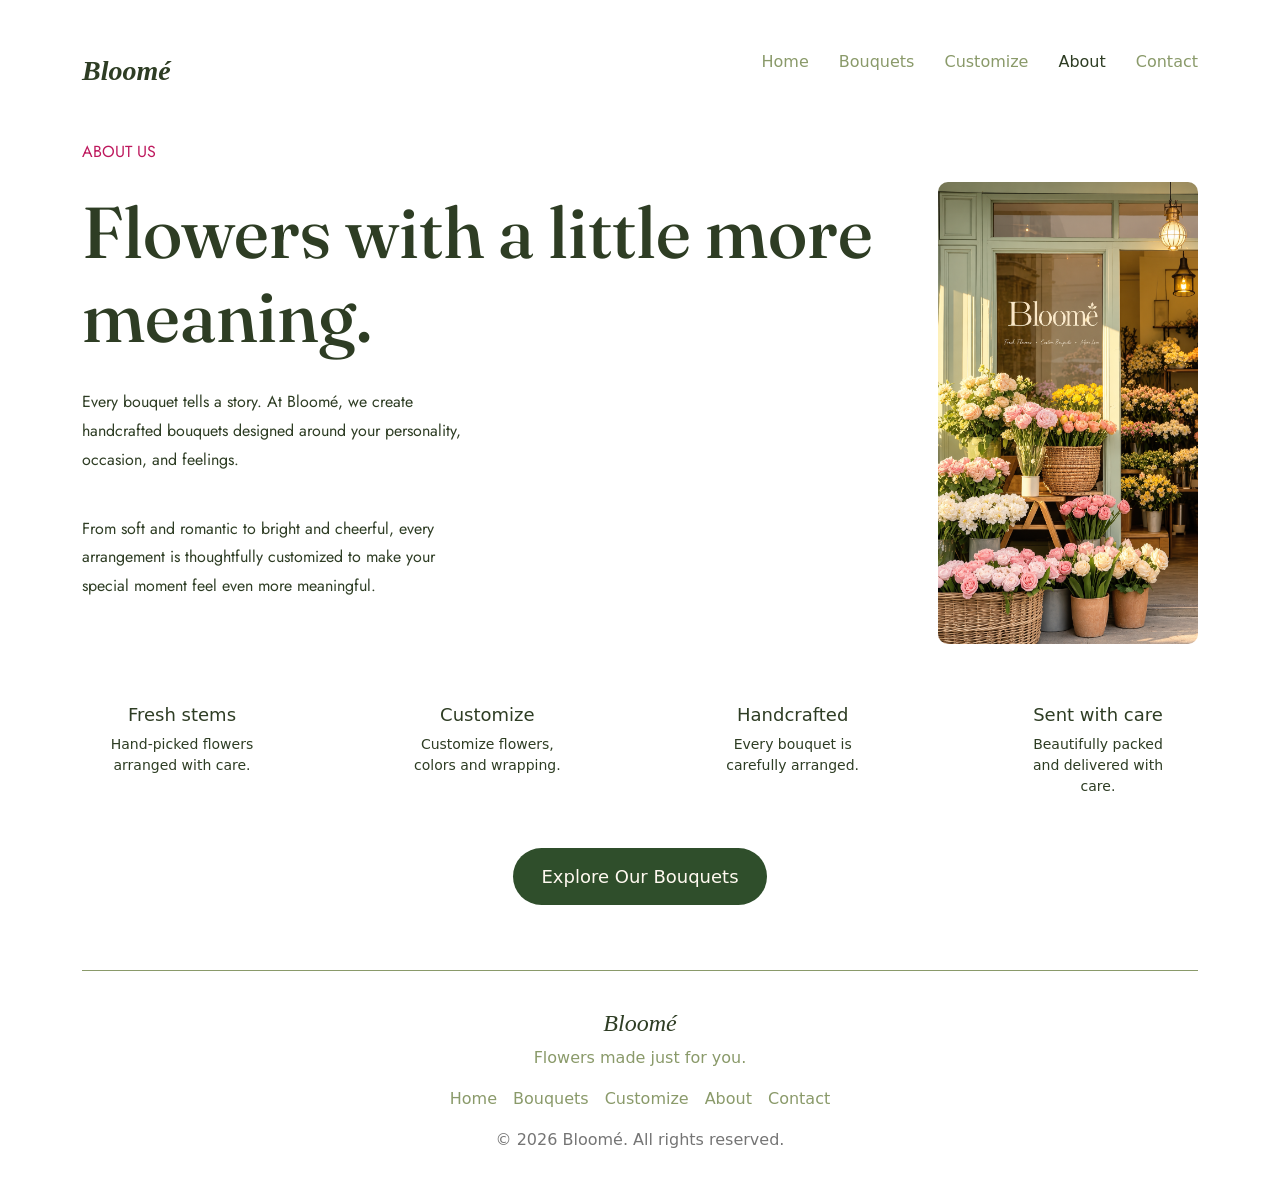
<file: about.html>
<!DOCTYPE html>
<html lang="en">
<head>
    <meta charset="UTF-8">
    <meta name="viewport" content="width=device-width, initial-scale=1.0">
    <title>Bloomé-About</title>
    <link rel="stylesheet" href="css/about.css">
    <link rel="stylesheet" href="https://cdn.jsdelivr.net/npm/bootstrap@5.3.8/dist/css/bootstrap.min.css">
    <link rel="preconnect" href="https://fonts.googleapis.com" />
    <link rel="preconnect" href="https://fonts.gstatic.com" crossorigin />
    <link href="https://fonts.googleapis.com/css2?family=Fraunces:ital,wght@0,400;0,500;0,600;1,400;1,500&family=Jost:wght@300;400;500;600&display=swap" rel="stylesheet" />
</head>
<body>
    <div class="container">
        <div class="nav-bar">
            <div class="logo">Bloomé</div>
            <div class="left-nav"><ul><li><a href="index.html">Home</a></li>
            <li><a href="bouquets.html">Bouquets</a></li>
            <li><a href="customize.html">Customize</a></li>
            <li><a href="about.html" style="color: #2e3d24;">About</a></li>
            <li><a href="contact.html">Contact</a></li></ul>
           </div>
        </div>
        <div class="aboutmain">
        <div class="aboutusinfo">
            <h5>ABOUT US</h5>
            <h1>Flowers with a little more meaning.</h1>
            <p>Every bouquet tells a story. At Bloomé,
               we create handcrafted bouquets designed around your personality, 
               occasion, and feelings.</p>

               <br>
            <p>From soft and romantic to bright and cheerful, 
                every arrangement is thoughtfully customized to make your special
                moment feel even more meaningful.</p>
        </div>
        <div class="sideimg"><img src="images/shop.png" class="sideimg"  style="border-radius: 30px;"></div>
        </div>

        <section class="why">
            <div class="reasons">
            <div class="reason">
                    <h4>Fresh stems</h4>
                    <p>Hand-picked flowers arranged with care.</p>
                </div>
                <div class="reason">
                    <h4>Customize</h4>
                    <p>Customize flowers, colors and wrapping.</p>
                </div>
                <div class="reason">
                    <h4>Handcrafted</h4>
                    <p>Every bouquet is carefully arranged.</p>
                </div>
                <div class="reason">
                    <h4>Sent with care</h4>
                    <p>Beautifully packed and delivered with care.</p>
                </div>
                </div>
        </section>

        <div class="explore-aboutbtn"><a href="bouquets.html">Explore Our Bouquets</a></div>
           
    <div class="line"></div>

         <footer>
            <div class="footer-logo">Bloomé</div>
            <p class="tagline">Flowers made just for you.</p>
            <div class="footer-info">
                <div class="footer-list"><a href="index.html">Home</a></div>
                <div class="footer-list"><a href="bouquets.html">Bouquets</a></div>
                <div class="footer-list"><a href="customize.html">Customize</a></div>
                <div class="footer-list"><a href="about.html">About</a></div>
                <div class="footer-list"><a href="contact.html">Contact</a></div>
            </div>
            <div class="copyright">© 2026 Bloomé. All rights reserved.</div>
        </footer>
    </div>

<link rel="stylesheet" href="https://cdn.jsdelivr.net/npm/bootstrap@5.3.8/dist/js/bootstrap.bundle.min.js">   
</body>
</html>
</file>
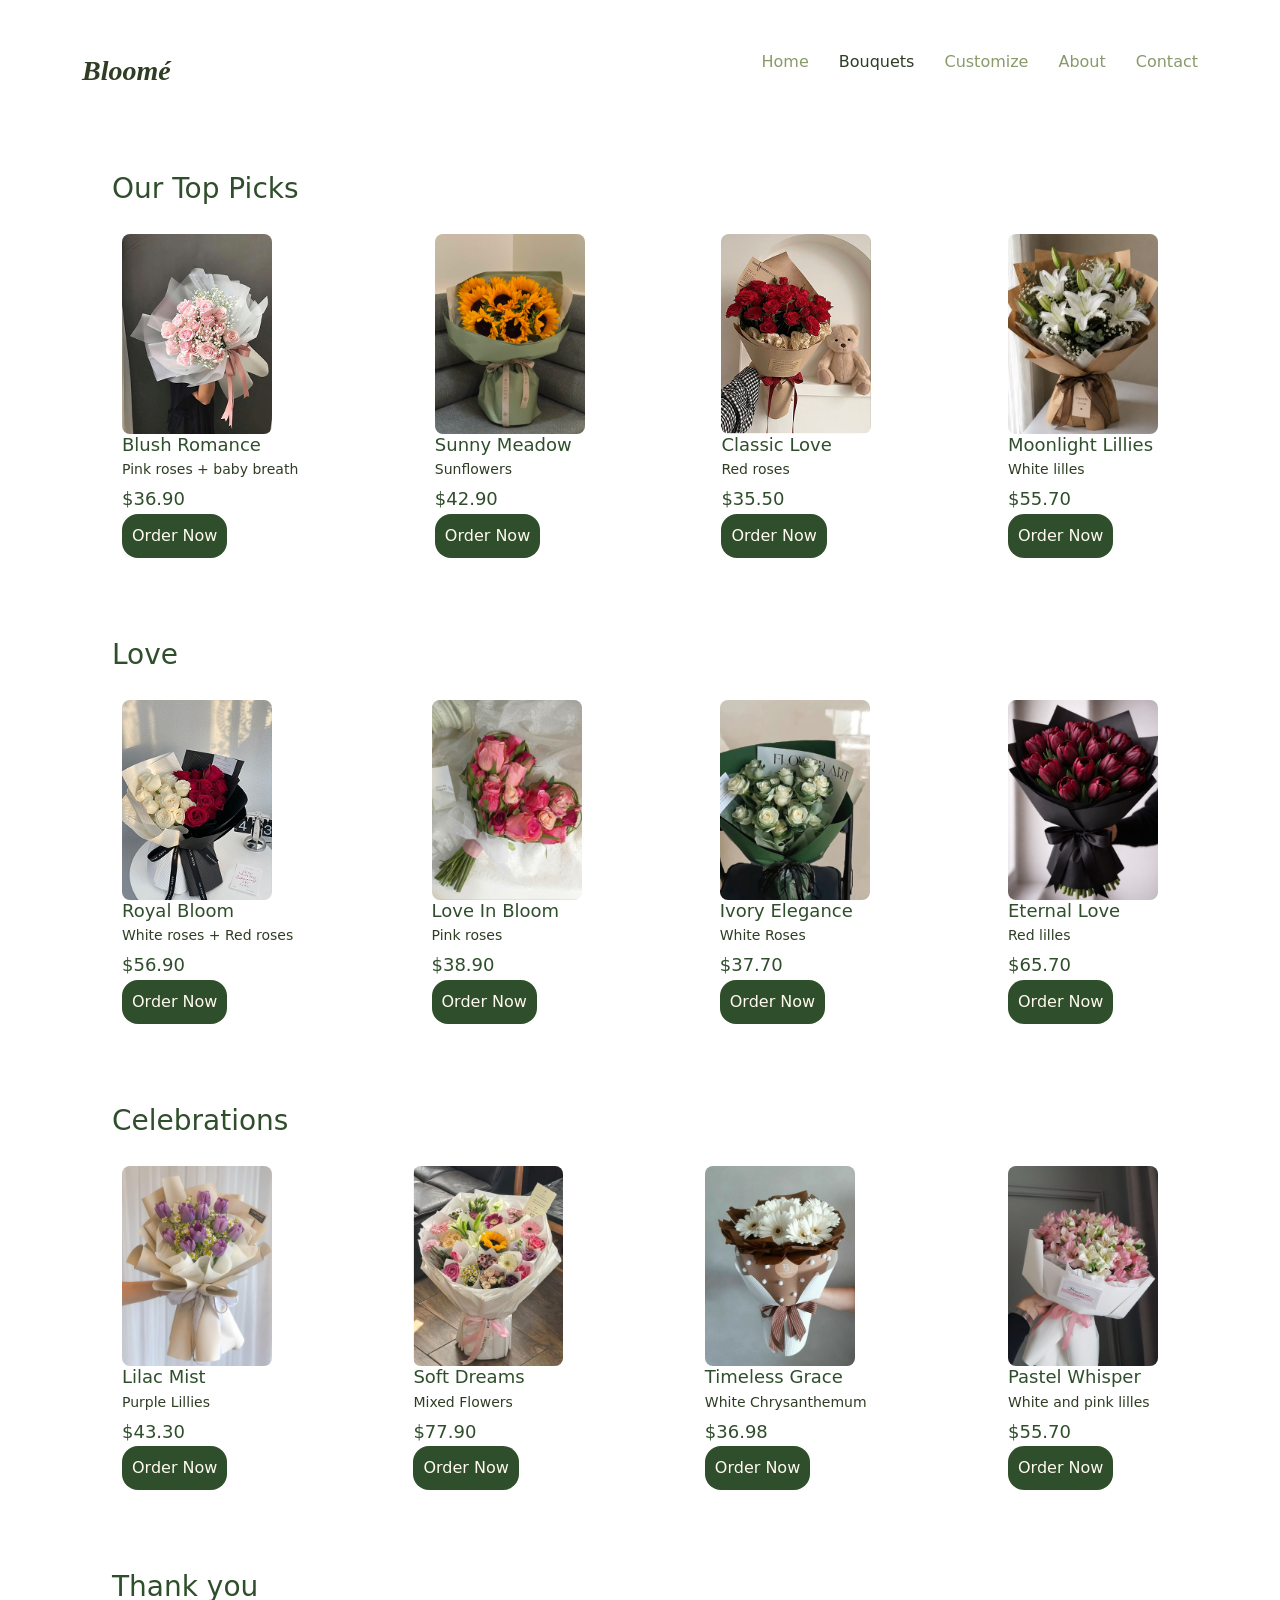
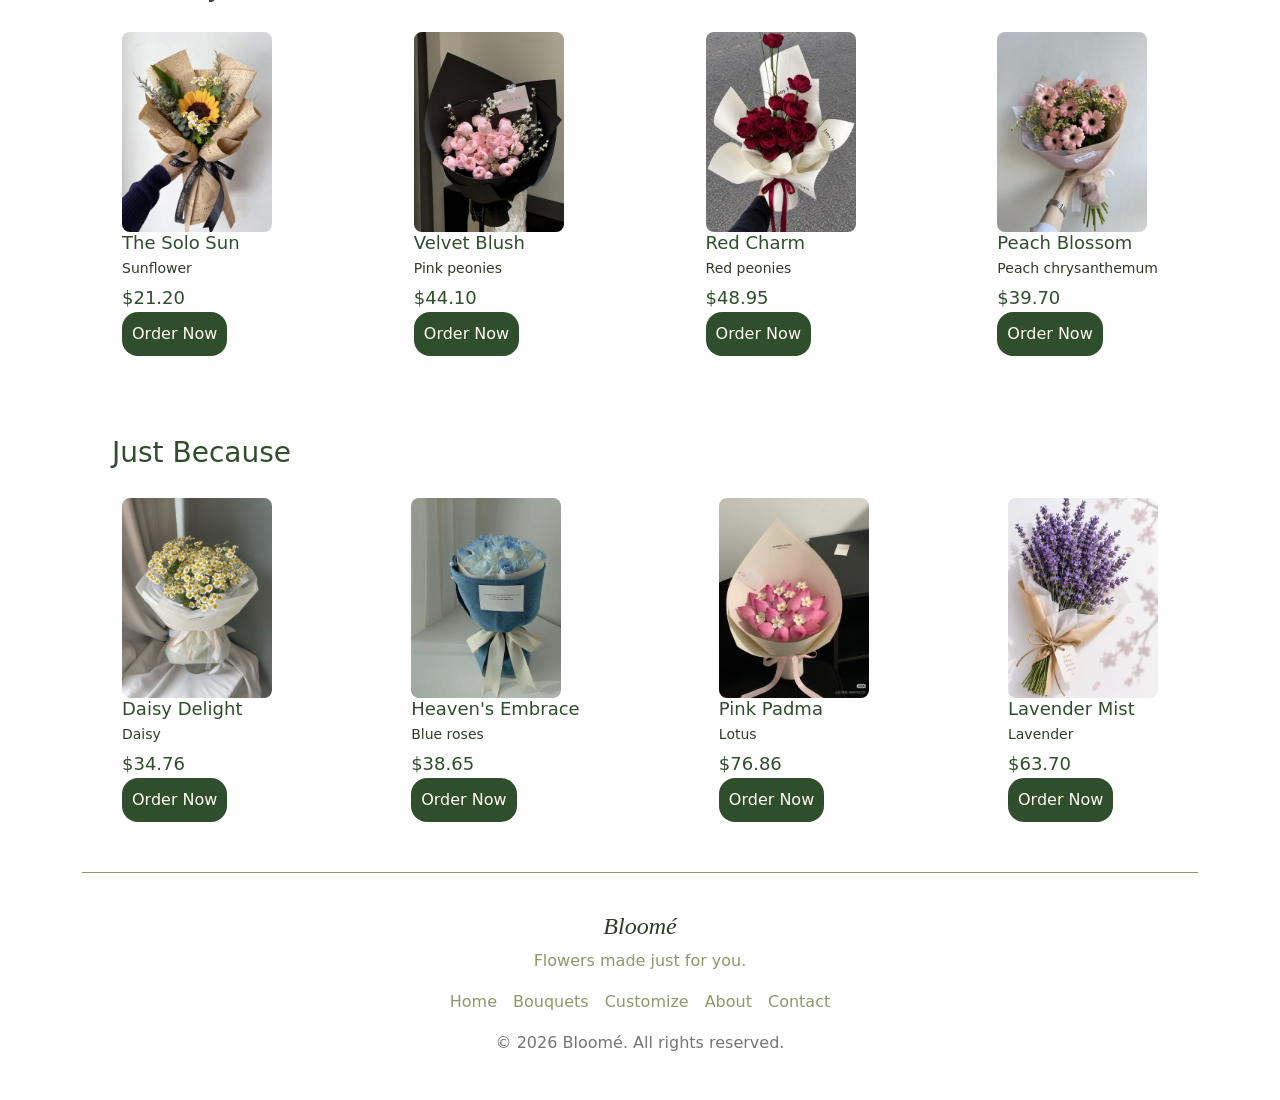
<file: bouquets.html>
<!DOCTYPE html>
<html lang="en">
<head>
    <meta charset="UTF-8">
    <meta name="viewport" content="width=device-width, initial-scale=1.0">
    <title>Bloomé-Explore Bouquets</title>
    <link rel="stylesheet" href="css/bouquets.css">
    <link rel="stylesheet" href="https://cdn.jsdelivr.net/npm/bootstrap@5.3.8/dist/css/bootstrap.min.css">
</head>
<body>
    <div class="container">
       <div class="nav-bar">
            <div class="logo">Bloomé</div>
            <div class="left-nav"><ul><li><a href="index.html">Home</a></li>
            <li><a href="bouquets.html"  style="color: #2e3d24;">Bouquets</a></li>
            <li><a href="customize.html">Customize</a></li>
            <li><a href="about.html">About</a></li>
            <li><a href="contact.html">Contact</a></li></ul>
           </div>
        </div>

         <section class="top-picks">
            <h2>Our Top Picks</h2>
            <div class="bouquets">
                <div class="bouquet">
                    <img src="images/blush.png" class="bouquet-img" width="150px">
                    <h4>Blush Romance</h4>
                    <p>Pink roses + baby breath</p>
                    <h4>$36.90</h4>
                    <button class="buy">Order Now</button>
                </div>
                   <div class="bouquet">
                    <img src="images/sun meadow.png" class="bouquet-img" width="150px">
                    <h4>Sunny Meadow</h4>
                    <p>Sunflowers</p>
                    <h4>$42.90</h4>
                    <button class="buy">Order Now</button>
                </div>
                   <div class="bouquet">
                    <img src="images/classic love.png" class="bouquet-img" width="150px">
                    <h4>Classic Love</h4>
                    <p>Red roses</p>
                    <h4>$35.50</h4>
                    <button class="buy">Order Now</button>
                </div>
                   <div class="bouquet">
                    <img src="images/moonlight lillies.png" class="bouquet-img" width="150px">
                    <h4>Moonlight Lillies</h4>
                    <p>White lilles</p>
                    <h4>$55.70</h4>
                    <button class="buy">Order Now</button>
                </div>
            </div>
        </section>

         <section class="top-picks">
            <h2>Love</h2>
            <div class="bouquets">
                <div class="bouquet">
                    <img src="images/Royal bloom.png" class="bouquet-img" width="150px">
                    <h4>Royal Bloom</h4>
                    <p>White roses + Red roses</p>
                    <h4>$56.90</h4>
                    <button class="buy">Order Now</button>
                </div>
                   <div class="bouquet">
                    <img src="images/Love in bloom.png" class="bouquet-img" width="150px">
                    <h4>Love In Bloom</h4>
                    <p>Pink roses</p>
                    <h4>$38.90</h4>
                    <button class="buy">Order Now</button>
                </div>
                   <div class="bouquet">
                    <img src="images/ivory elegance.png" class="bouquet-img" width="150px">
                    <h4>Ivory Elegance</h4>
                    <p>White Roses</p>
                    <h4>$37.70</h4>
                    <button class="buy">Order Now</button>
                </div>
                   <div class="bouquet">
                    <img src="images/Eternal bloom.png" class="bouquet-img" width="150px">
                    <h4>Eternal Love</h4>
                    <p>Red lilles</p>
                    <h4>$65.70</h4>
                    <button class="buy">Order Now</button>
                </div>
            </div>
        </section>

        <section class="top-picks">
            <h2>Celebrations</h2>
            <div class="bouquets">
                <div class="bouquet">
                    <img src="images/Lilac Mist.png" class="bouquet-img" width="150px">
                    <h4>Lilac Mist</h4>
                    <p>Purple Lillies</p>
                    <h4>$43.30</h4>
                    <button class="buy">Order Now</button>
                </div>
                   <div class="bouquet">
                    <img src="images/soft dreams.png" class="bouquet-img" width="150px">
                    <h4>Soft Dreams</h4>
                    <p>Mixed Flowers</p>
                    <h4>$77.90</h4>
                    <button class="buy">Order Now</button>
                </div>
                   <div class="bouquet">
                    <img src="images/Timeless grace.png" class="bouquet-img" width="150px">
                    <h4>Timeless Grace</h4>
                    <p>White Chrysanthemum</p>
                    <h4>$36.98</h4>
                    <button class="buy">Order Now</button>
                </div>
                   <div class="bouquet">
                    <img src="images/Pastel Whisper.png" class="bouquet-img" width="150px">
                    <h4>Pastel Whisper</h4>
                    <p>White and pink lilles</p>
                    <h4>$55.70</h4>
                    <button class="buy">Order Now</button>
                </div>
            </div>
        </section>


        <section class="top-picks">
            <h2>Thank you</h2>
            <div class="bouquets">
                <div class="bouquet">
                    <img src="images/The solo sun.png" class="bouquet-img" width="150px">
                    <h4>The Solo Sun</h4>
                    <p>Sunflower</p>
                    <h4>$21.20</h4>
                    <button class="buy">Order Now</button>
                </div>
                   <div class="bouquet">
                    <img src="images/velvet blush.png" class="bouquet-img" width="150px">
                    <h4>Velvet Blush</h4>
                    <p>Pink peonies</p>
                    <h4>$44.10</h4>
                    <button class="buy">Order Now</button>
                </div>
                   <div class="bouquet">
                    <img src="images/Red Charm.png" class="bouquet-img" width="150px">
                    <h4>Red Charm</h4>
                    <p>Red peonies</p>
                    <h4>$48.95</h4>
                    <button class="buy">Order Now</button>
                </div>
                   <div class="bouquet">
                    <img src="images/Peach blossom.png" class="bouquet-img" width="150px">
                    <h4>Peach Blossom</h4>
                    <p>Peach chrysanthemum</p>
                    <h4>$39.70</h4>
                    <button class="buy">Order Now</button>
                </div>
            </div>
        </section>


         <section class="top-picks">
            <h2>Just Because</h2>
            <div class="bouquets">
                <div class="bouquet">
                    <img src="images/Daisy Delight.png" class="bouquet-img" width="150px">
                    <h4>Daisy Delight</h4>
                    <p>Daisy</p>
                    <h4>$34.76</h4>
                    <button class="buy">Order Now</button>
                </div>
                   <div class="bouquet">
                    <img src="images/Heaven's embrace.png" class="bouquet-img" width="150px">
                    <h4>Heaven's Embrace</h4>
                    <p>Blue roses</p>
                    <h4>$38.65</h4>
                    <button class="buy">Order Now</button>
                </div>
                   <div class="bouquet">
                    <img src="images/pink padma.png" class="bouquet-img" width="150px">
                    <h4>Pink Padma</h4>
                    <p>Lotus</p>
                    <h4>$76.86</h4>
                    <button class="buy">Order Now</button>
                </div>
                   <div class="bouquet">
                    <img src="images/Lavender mist (1).png" class="bouquet-img" width="150px">
                    <h4>Lavender Mist</h4>
                    <p>Lavender</p>
                    <h4>$63.70</h4>
                    <button class="buy">Order Now</button>
                </div>
            </div>
        </section>

    <div class="line"></div>

      <footer>
            <div class="footer-logo">Bloomé</div>
            <p class="tagline">Flowers made just for you.</p>
            <div class="footer-info">
                <div class="footer-list"><a href="index.html">Home</a></div>
                <div class="footer-list"><a href="bouquets.html">Bouquets</a></div>
                <div class="footer-list"><a href="customize.html">Customize</a></div>
                <div class="footer-list"><a href="about.html">About</a></div>
                <div class="footer-list"><a href="contact.html">Contact</a></div>
            </div>
            <div class="copyright">© 2026 Bloomé. All rights reserved.</div>
        </footer>
    </div>
    
<link rel="stylesheet" href="https://cdn.jsdelivr.net/npm/bootstrap@5.3.8/dist/js/bootstrap.bundle.min.js">   
</body>
</html>
</file>
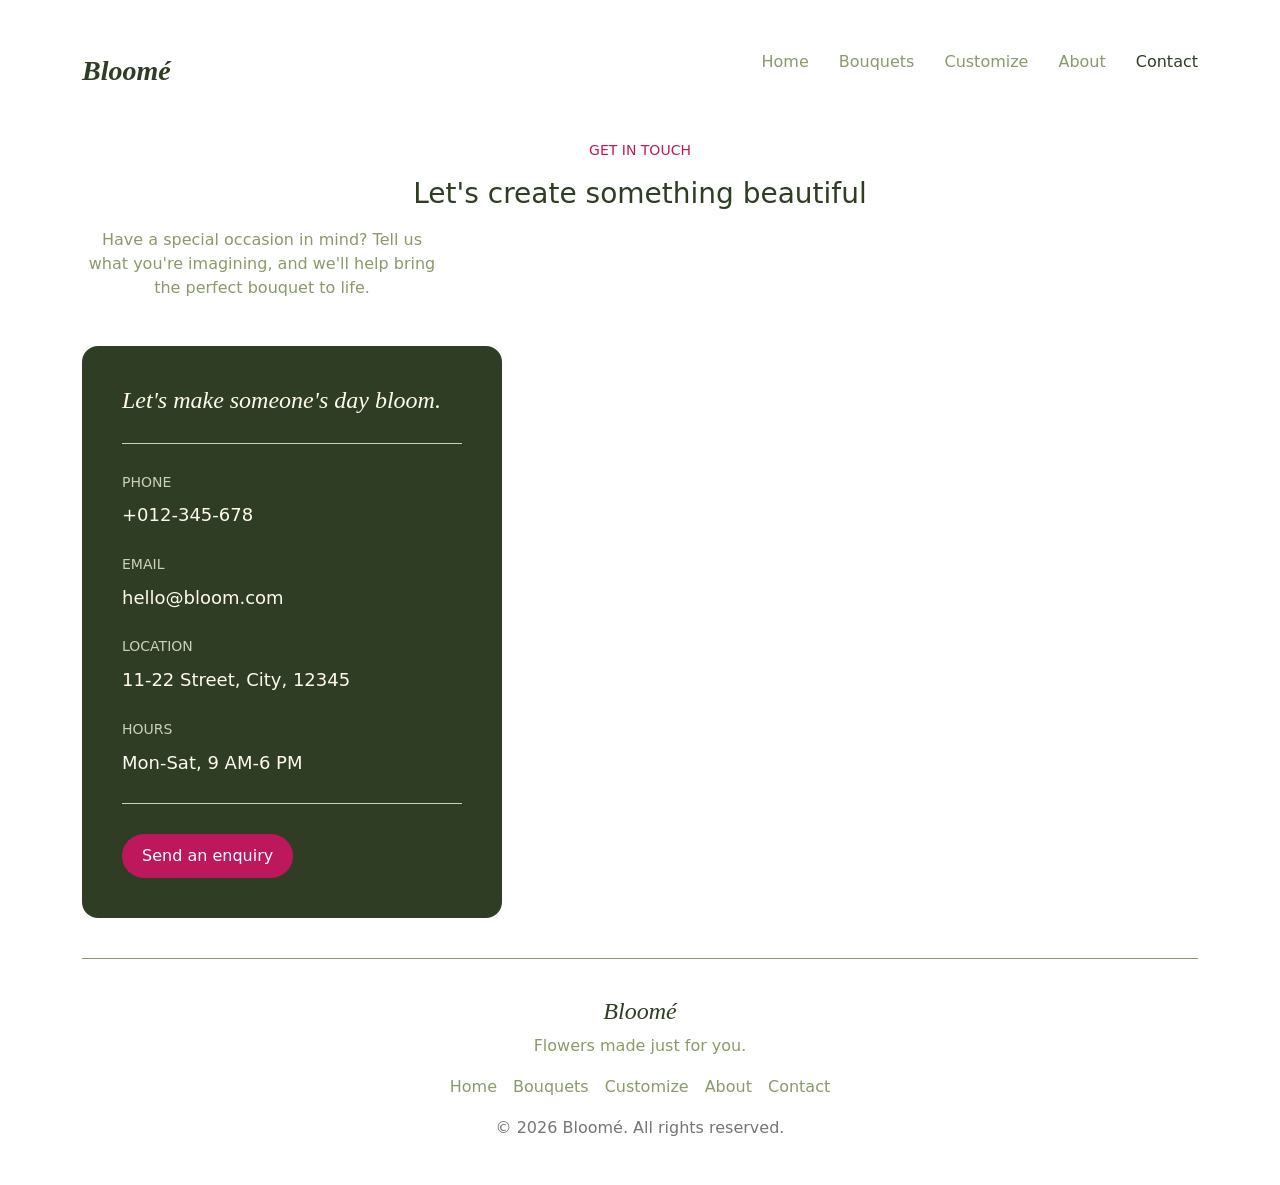
<file: contact.html>
<!DOCTYPE html>
<html lang="en">
<head>
    <meta charset="UTF-8">
    <meta name="viewport" content="width=device-width, initial-scale=1.0">
    <title>Bloomé-Contact</title>
    <link rel="stylesheet" href="css/contact.css">
    <link rel="stylesheet" href="https://cdn.jsdelivr.net/npm/bootstrap@5.3.8/dist/css/bootstrap.min.css">
</head>
<body>
    <div class="container">
        <div class="nav-bar">
            <div class="logo">Bloomé</div>
            <div class="left-nav"><ul><li><a href="index.html">Home</a></li>
            <li><a href="bouquets.html">Bouquets</a></li>
            <li><a href="customize.html">Customize</a></li>
            <li><a href="about.html">About</a></li>
            <li><a href="contact.html" style="color: #2e3d24;">Contact</a></li></ul>
           </div>
        </div>

        <div class="contact-head">
            <h4>GET IN TOUCH</h4>
            <h2>Let's create something beautiful</h2>
            <p>Have a special occasion in mind? Tell us what you're imagining, and we'll help bring the perfect bouquet to life.</p>
        </div>

        <div class="contact-info">
            <h3>Let's make someone's day bloom.</h3>
            <div class="info-line"></div>
            <div class="info-set">
                <h6>PHONE</h6>
                <h4>+012-345-678</h4>
            </div>
            <div class="info-set">
                <h6>EMAIL</h6>
                <h4>hello@bloom.com</h4>
            </div>
            <div class="info-set">
                <h6>LOCATION</h6>
                <h4>11-22 Street, City, 12345</h4>
            </div>
            <div class="info-set">
                <h6>HOURS</h6>
                <h4>Mon-Sat, 9 AM-6 PM</h4>
            </div>
            <div class="info-line"></div>
            <button class="send"><a href="#">Send an enquiry</a></button>
        </div>
        
        <div class="line"></div>

    
      <footer>
            <div class="footer-logo">Bloomé</div>
            <p class="tagline">Flowers made just for you.</p>
            <div class="footer-info">
                <div class="footer-list"><a href="index.html">Home</a></div>
                <div class="footer-list"><a href="bouquets.html">Bouquets</a></div>
                <div class="footer-list"><a href="customize.html">Customize</a></div>
                <div class="footer-list"><a href="about.html">About</a></div>
                <div class="footer-list"><a href="contact.html">Contact</a></div>
            </div>
            <div class="copyright">© 2026 Bloomé. All rights reserved.</div>
        </footer>
    </div>

<link rel="stylesheet" href="https://cdn.jsdelivr.net/npm/bootstrap@5.3.8/dist/js/bootstrap.bundle.min.js"> 
</body>
</html>
</file>
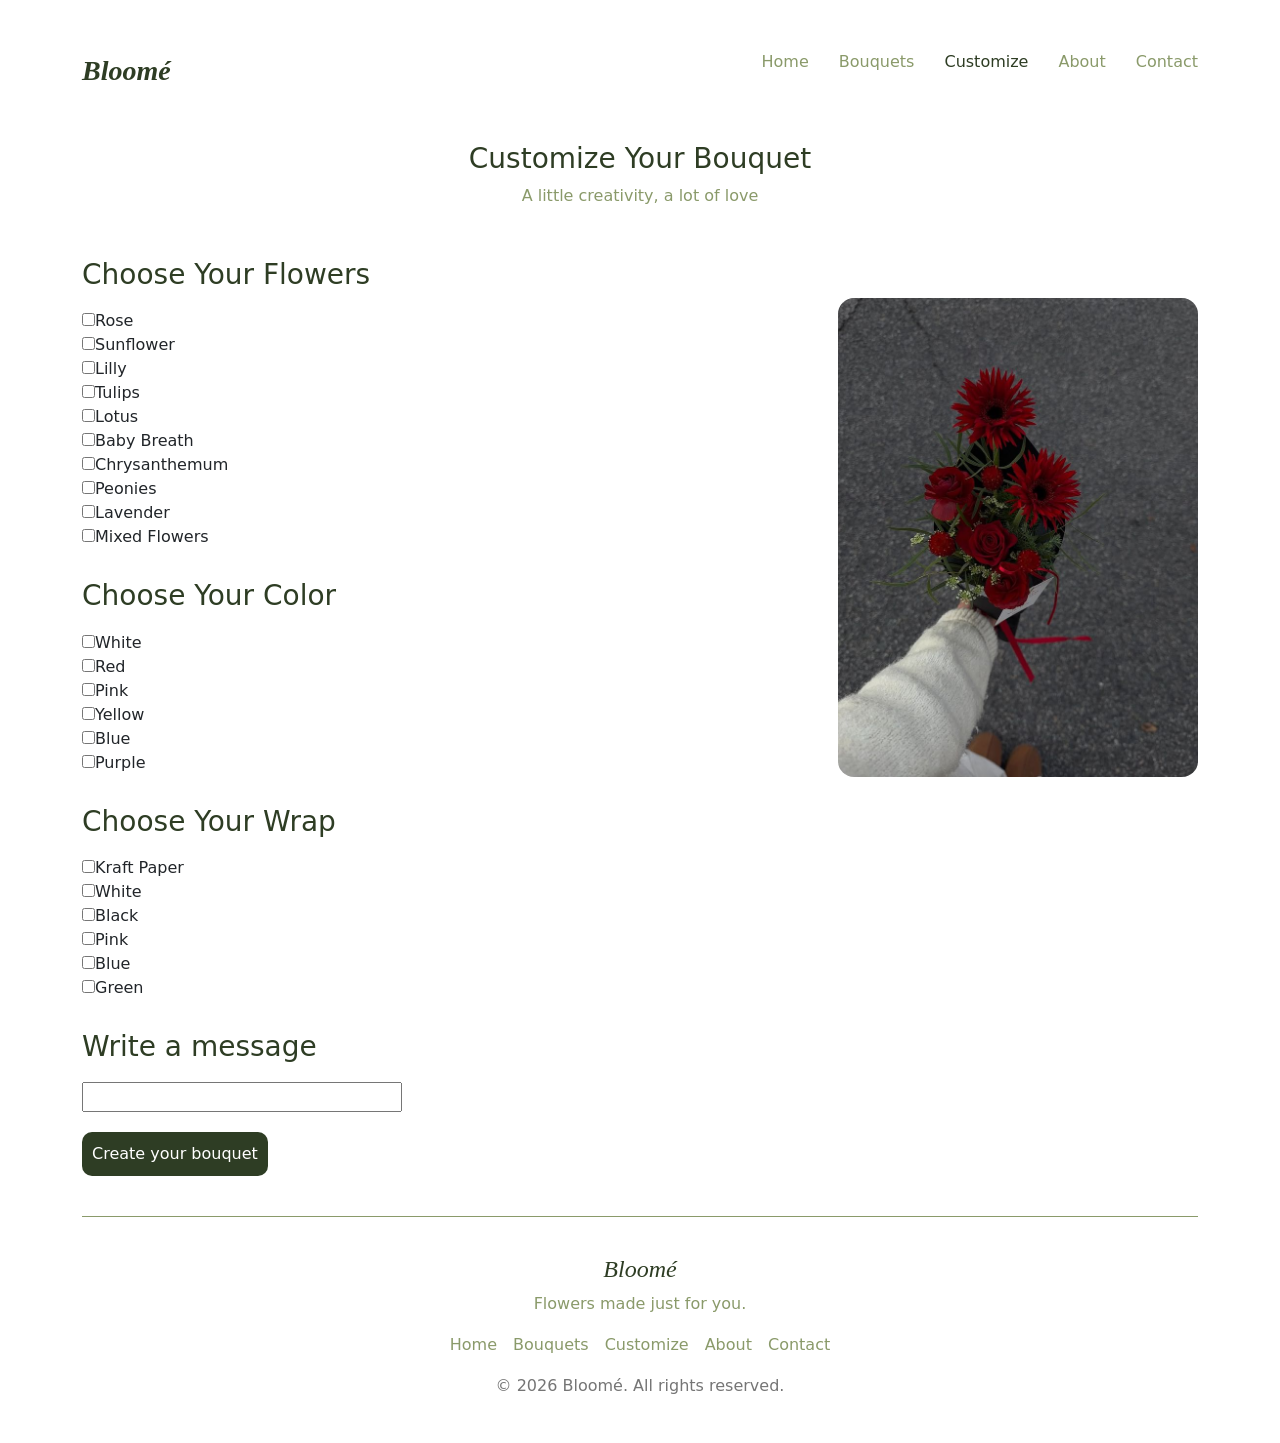
<file: customize.html>
<!DOCTYPE html>
<html lang="en">
<head>
    <meta charset="UTF-8">
    <meta name="viewport" content="width=device-width, initial-scale=1.0">
    <title>Bloomé-Customize</title>
    <link rel="stylesheet" href="css/customize.css">
    <link rel="stylesheet" href="https://cdn.jsdelivr.net/npm/bootstrap@5.3.8/dist/css/bootstrap.min.css">
</head>
<body>
    <div class="container">
        <div class="nav-bar">
            <div class="logo">Bloomé</div>
            <div class="left-nav"><ul><li><a href="index.html">Home</a></li>
            <li><a href="bouquets.html">Bouquets</a></li>
            <li><a href="customize.html" style="color: #2e3d24;">Customize</a></li>
            <li><a href="about.html">About</a></li>
            <li><a href="contact.html">Contact</a></li></ul>
           </div>
        </div>

    <div class="main-heading">
        <h2>Customize Your Bouquet</h2>
        <p>A little creativity, a lot of love</p>
    </div>

    <div class="category-img">
    <div class="category"> 
        <div class="options">
            <h3>Choose Your Flowers</h3>
            <input type="checkbox">Rose <br>
            <input type="checkbox">Sunflower <br>
            <input type="checkbox">Lilly <br>
            <input type="checkbox">Tulips <br>
            <input type="checkbox">Lotus <br>
            <input type="checkbox">Baby Breath <br>
            <input type="checkbox">Chrysanthemum <br>
            <input type="checkbox">Peonies <br>
            <input type="checkbox">Lavender <br>
            <input type="checkbox">Mixed Flowers 
        </div>
        
        <div class="options">
            <h3>Choose Your Color</h3>
            <input type="checkbox">White <br>
            <input type="checkbox">Red <br>
            <input type="checkbox">Pink <br>
            <input type="checkbox">Yellow <br>
            <input type="checkbox">Blue <br>
            <input type="checkbox">Purple
        </div>

        <div class="options">
            <h3>Choose Your Wrap</h3>
            <input type="checkbox">Kraft Paper <br>
            <input type="checkbox">White <br>
            <input type="checkbox">Black <br>
            <input type="checkbox">Pink <br>
            <input type="checkbox">Blue <br>
            <input type="checkbox">Green
        </div>

        <div class="msg">
            <h3>Write a message</h3>
            <input type="text" class="textarea"> <br>
             <button class="create"><a href="customize.html">Create your bouquet</a></button>
        </div>
    </div>
    <div class="main-img"><img src="images/bg-img.jpg" class="bg-img" style="border-radius: 16px;"></div>
    </div>

    <div class="line"></div>

      <footer>
            <div class="footer-logo">Bloomé</div>
            <p class="tagline">Flowers made just for you.</p>
            <div class="footer-info">
                <div class="footer-list"><a href="index.html">Home</a></div>
                <div class="footer-list"><a href="bouquets.html">Bouquets</a></div>
                <div class="footer-list"><a href="customize.html">Customize</a></div>
                <div class="footer-list"><a href="about.html">About</a></div>
                <div class="footer-list"><a href="contact.html">Contact</a></div>
            </div>
            <div class="copyright">© 2026 Bloomé. All rights reserved.</div>
        </footer>
    </div>

<link rel="stylesheet" href="https://cdn.jsdelivr.net/npm/bootstrap@5.3.8/dist/js/bootstrap.bundle.min.js">
</body>
</html>
</file>
<file: css/about.css>
body {
    background-color: #fff9f0;
    color: #2e3d24;
}

.logo{
    font-family: "Playfair Display", serif;
    font-style: italic;
    font-size: 28px;
    font-weight: 600;
    color: #2e3d24;
    text-decoration: none;
}

.nav-bar{
    display: flex;
    justify-content: space-between;
    margin-bottom: 50px;
    margin-top: 50px;
}

.left-nav ul{
    list-style-type: none;
}

.left-nav ul li{
    float: left;
    padding-left: 30px;
}

.left-nav ul li a{
    text-decoration: none;
    color: #8a9a6a;
}

.left-nav ul li a:hover{
    color: #2e3d24;
}

.aboutmain{
    display: flex;
    justify-content: space-between;
}

.aboutusinfo{
    color: #2e3d24;
    margin-bottom: 50px;
    font-family:'Jost', sans-serif;
}

.aboutusinfo h5{
    font-size: 16px;
    font-weight: 100px;
    margin-bottom: 30px;
    color: #BE185D;
    font-weight: 400;
    letter-spacing: 12%;
}

.aboutusinfo h1{
    font-size: 72px;
    font-weight: 500;
    font-family:'Fraunces', serif;
    line-height: 1.16;
    margin-bottom: 30px;
}

.aboutusinfo p{
    font-size: 16px;
    line-height: 1.8;
    max-width: 400px;
}

.sideimg{
    padding: 20px;
    width: 300px; 
    border-radius: 30px;
}

.reasons{
    display: flex;
    justify-content: space-between;
    margin-bottom: 30px;
}

.reason{
    max-width: 200px;
    height: min-content;
    padding: 20px;
}

.reason h4{
    text-align: center;
    font-size: large;
    color: #2e3d24;
}

.reason p{
    text-align: center;
    font-size: 14px;
    color: #2e3d24;
}

.explore-aboutbtn a{
    color: #fff9f0;
    text-decoration: none;
    font-size: large;
    background: #2f4e2b;
    padding: 18px;
    padding-left: 28px;
    padding-right: 28px;
    border-radius: 36px;
}

.explore-aboutbtn{
    text-align: center;
    margin-bottom: 80px;
}

.line{
    border: none;
    height: 0.5px;
    background-color: #8a9a6a;
    margin-bottom: 30px;
}

footer{
    text-align: center;
}

.footer-logo{
    padding: 5px;
    color: #2e3d24;
    font-style: italic;
    font-family: "Playfair Display", serif;
    font-size: 24px;
}

.tagline{
    margin-bottom: 5px;
    font-size: 16px;
    color: #8a9a6a;
}

.footer-info{
    display: flex;
    justify-content: center;
}

.footer-list{
    padding: 8px;
    padding-bottom: 12px;
    padding-top: 12px;
}

.footer-list a{
    color:  #8a9a6a;
    text-decoration: none;
    font-size: 16px;
}

.footer-list a:hover{
    color: #2e3d24;
}

.copyright{
    color: rgb(117, 117, 117);
    padding: 5px;
    font-size: 16px;
    margin-bottom: 40px;
}

 
@media (max-width:768px){

.container{
    align-items: center;
}   

.left-nav{
    align-content: center;
} 
    
.left-nav ul li{
    padding-left: 15px;
}

.aboutmain{
    display: block;
}
 
.sideimg{
    width: 500px;
}

.reasons{
    display: flex;
    flex-wrap: wrap;
    justify-content: space-between; 
}

.reason{
    flex: 0 0 calc(50% - 10px);
    box-sizing: border-box;
    max-width: 200px;
    margin-bottom: 10px;
}

}


@media (max-width:576px){
   
.nav-bar{
    display: block;
}

.logo{
    text-align: center;
}

.left-nav ul{
    display: flex;
    justify-content: center;
    padding-left: 0;
}

.left-nav ul li{
    float: none;
    padding: 10px;
}

.aboutmain{
    display: block;
}

.aboutusinfo h1{
    font-size: 42px;
}

.aboutusinfo p{
    font-size: 14px;
    line-height: normal;
    max-width: 360px;
}

.sideimg{
    width: 280px;
}

.reasons{
    display: block;
    text-align: -webkit-center;
}

.reason{
    width: fit-content;
}

}
</file>
<file: css/bouquets.css>
body {
    background-color: #fff9f0;
    color: #2e3d24;
}

.logo{
    font-family: "Playfair Display", serif;
    font-style: italic;
    font-size: 28px;
    font-weight: 600;
    color: #2e3d24;
    text-decoration: none;
}

.nav-bar{
    display: flex;
    justify-content: space-between;
    margin-bottom: 50px;
    margin-top: 50px;
}

.left-nav ul{
    list-style-type: none;
}

.left-nav ul li{
    float: left;
    padding-left: 30px;
}

.left-nav ul li a{
    text-decoration: none;
    color: #8a9a6a;
}

.left-nav ul li a:hover{
    color: #2e3d24;
}

.top-picks{
    padding: 30px;
}

.top-picks h2{
    color: #2f4e2b;
    font-size: 28px;
    padding-bottom: 10px;
}

.bouquets{
    display: flex;
    justify-content: space-between;
}

.bouquet{
    max-width: 200px;
    height: min-content;
    padding: 10px;
    padding-bottom: 20px;
}

.bouquet-img{
    width: stretch;
    border-radius: 8px;
}

.bouquet h4{
    font-size: 18px;
    color: #2f4e2b;
    margin-bottom: 4px;
}

.bouquet p{
    font-size: 14px;
    color: #2e3d24;
    margin-bottom: 8px;
}

.buy{
    border: none;
    width: stretch;
    padding: 10px;
    border-radius: 16px;
    background-color: #2f4e2b;
    color: #fff9f0;
}

.line{
    border: none;
    height: 0.5px;
    background-color: #8a9a6a;
    margin-bottom: 30px;
}

footer{
    text-align: center;
}

.footer-logo{
    padding: 5px;
    color: #2e3d24;
    font-style: italic;
    font-family: "Playfair Display", serif;
    font-size: 24px;
}

.tagline{
    margin-bottom: 5px;
    font-size: 16px;
    color: #8a9a6a;
}

.footer-info{
    display: flex;
    justify-content: center;
}

.footer-list{
    padding: 8px;
    padding-bottom: 12px;
    padding-top: 12px;
}

.footer-list a{
    color:  #8a9a6a;
    text-decoration: none;
    font-size: 16px;
}

.footer-list a:hover{
    color: #2e3d24;
}

.copyright{
    color: rgb(117, 117, 117);
    padding: 5px;
    font-size: 16px;
    margin-bottom: 40px;
}
 

@media (max-width:768px){

.container{
    align-items: center;
}   

.left-nav{
    align-content: center;
} 
    
.left-nav ul li{
    padding-left: 15px;
}

.bouquets{
    display: flex;
    flex-wrap: wrap;
    justify-content: space-between;
}

.bouquet{
    flex: 0 0 calc(50% - 10px);
    box-sizing: border-box;
    max-width: 200px;
    margin-bottom: 10px;
}

}


@media (max-width:576px){
   
.nav-bar{
    display: block;
}

.logo{
    text-align: center;
}

.left-nav ul{
    display: flex;
    justify-content: center;
    padding-left: 0;
}

.left-nav ul li{
    float: none;
    padding: 10px;
}

.top-picks h2{
    text-align: center;
}

.bouquets{
    display: block;
    text-align: -webkit-center;
}

.bouquet{
    margin-bottom: 20px;
}

}
</file>
<file: css/contact.css>
body {
    background-color: #fff9f0;
    color: #2e3d24;
}

.logo{
    font-family: "Playfair Display", serif;
    font-style: italic;
    font-size: 28px;
    font-weight: 600;
    color: #2e3d24;
    text-decoration: none;
}

.nav-bar{
    display: flex;
    justify-content: space-between;
    margin-bottom: 50px;
    margin-top: 50px;
}

.left-nav ul{
    list-style-type: none;
}

.left-nav ul li{
    float: left;
    padding-left: 30px;
}

.left-nav ul li a{
    text-decoration: none;
    color: #8a9a6a;
}

.left-nav ul li a:hover{
    color: #2e3d24;
}

.contact-head{
    text-align: center;
    padding-bottom: 30px;
}

.contact-head h4{
    font-size: 14px;
    color:  #BE185D;
    letter-spacing: 18%;
    padding-bottom: 10px;
}

.contact-head h2{
    font-size: 28px;
    color: #2e3d24;
    padding-bottom: 10px;
}

.contact-head p{
    font-size: 16px;
    color: #8a9a6a;
    width: 360px;
    justify-self: center;
}

.contact-info{
    background: #2e3d24;
    padding: 40px;
    border-radius: 16px;
    margin-bottom: 40px;
    width: 420px;
    justify-self: center;
}

.contact-info h3{
    font-size: 24px;
    font-family: serif;
    font-style: italic;
    padding-bottom: 20px;
    color: #fff9f0;
}

.info-line{
    border: none;
    height: 0.5px;
    background-color: #ccd1b9;
    margin-bottom: 30px;
}

.info-set{
    margin-bottom: 30px;
}

.info-set h6{
    font-size: 14px;
    color: #ccd1b9;
    font-weight: 200;
    margin-bottom: 14px;
}

.info-set h4{
    font-size: 18px;
    font-weight: 500;
    color: #fff9f0;
}

.send{
    background-color: #BE185D;
    color: #fff9f0;
    border: none;
    border-radius: 24px;
    height: fit-content;
    padding: 10px;
    padding-left: 20px;
    padding-right: 20px;
}

.send a{
    text-decoration: none;
    color: white;
}

.send:hover{
    background-color: #8a9a6a;
}

.line{
    border: none;
    height: 0.5px;
    background-color: #8a9a6a;
    margin-bottom: 30px;
}

footer{
    text-align: center;
}

.footer-logo{
    padding: 5px;
    color: #2e3d24;
    font-style: italic;
    font-family: "Playfair Display", serif;
    font-size: 24px;
}

.tagline{
    margin-bottom: 5px;
    font-size: 16px;
    color: #8a9a6a;
}

.footer-info{
    display: flex;
    justify-content: center;
}

.footer-list{
    padding: 8px;
    padding-bottom: 12px;
    padding-top: 12px;
}

.footer-list a{
    color:  #8a9a6a;
    text-decoration: none;
    font-size: 16px;
}

.footer-list a:hover{
    color: #2e3d24;
}

.copyright{
    color: rgb(117, 117, 117);
    padding: 5px;
    font-size: 16px;
    margin-bottom: 40px;
}



@media (max-width:768px){

.container{
    align-items: center;
}   

.left-nav{
    align-content: center;
} 
    
.left-nav ul li{
    padding-left: 15px;
}

}


@media (max-width:576px){
   
.nav-bar{
    display: block;
}

.logo{
    text-align: center;
}

.left-nav ul{
    display: flex;
    justify-content: center;
    padding-left: 0;
}

.left-nav ul li{
    float: none;
    padding: 10px;
}

.contact-info{
    width: 320px;
}

}
</file>
<file: css/customize.css>
body {
    background-color: #fff9f0;
    color: #2e3d24;
}

.logo{
    font-family: "Playfair Display", serif;
    font-style: italic;
    font-size: 28px;
    font-weight: 600;
    color: #2e3d24;
    text-decoration: none;
}

.nav-bar{
    display: flex;
    justify-content: space-between;
    margin-bottom: 50px;
    margin-top: 50px;
}

.left-nav ul{
    list-style-type: none;
}

.left-nav ul li{
    float: left;
    padding-left: 30px;
}

.left-nav ul li a{
    text-decoration: none;
    color: #8a9a6a;
}

.left-nav ul li a:hover{
    color: #2e3d24;
}

.main-heading{
    text-align: center;
    margin-bottom: 50px;
}

.main-heading h2{
    font-size: 28px;
    color: #2e3d24;
}

.main-heading p{
    color: #8a9a6a;
}

.options h3{
    color: #2e3d24;
    padding-bottom: 10px;
}

.options{
    margin-bottom: 30px;
}

.msg h3{
    color: #2e3d24;
    padding-bottom: 10px;
}

.textarea{
    width: 320px;
    margin-bottom: 20px;
}

.create{
    background-color: #2e3d24;
    color: white;
    border: none;
    border-radius: 10px;
    height: fit-content;
    padding: 10px;
    margin-bottom: 40px;
}

.create a{
    text-decoration: none;
    color: white;
}

.create:hover{
    background-color: #64784a;
}

.category-img{
    display: flex;
    justify-content: space-between;
}

.bg-img{
    width: 360px;
    margin-top: 40px;
}

.line{
    border: none;
    height: 0.5px;
    background-color: #8a9a6a;
    margin-bottom: 30px;
}

footer{
    text-align: center;
}

.footer-logo{
    padding: 5px;
    color: #2e3d24;
    font-style: italic;
    font-family: "Playfair Display", serif;
    font-size: 24px;
}

.tagline{
    margin-bottom: 5px;
    font-size: 16px;
    color: #8a9a6a;
}

.footer-info{
    display: flex;
    justify-content: center;
}

.footer-list{
    padding: 8px;
    padding-bottom: 12px;
    padding-top: 12px;
}

.footer-list a{
    color:  #8a9a6a;
    text-decoration: none;
    font-size: 16px;
}

.footer-list a:hover{
    color: #2e3d24;
}

.copyright{
    color: rgb(117, 117, 117);
    padding: 5px;
    font-size: 16px;
    margin-bottom: 40px;
}
 

@media (max-width:768px){

 .container{
    align-items: center;
}   

 .left-nav{
    align-content: center;
} 
    
 .left-nav ul li{
    padding-left: 15px;
}

.bg-img{
    width: 200px;
    margin-top: 40px;
}

}


 @media (max-width:576px){
   
.nav-bar{
    display: block;
}

.logo{
    text-align: center;
 }

.left-nav ul{
    display: flex;
    justify-content: center;
    padding-left: 0;
}

.left-nav ul li{
    float: none;
    padding: 10px;
}

.category-img{
    justify-content: center;
}

.options{
    text-align: center;
}

.msg{
    text-align: center;
}

.main-img{
    display: none;
}

}
</file>
